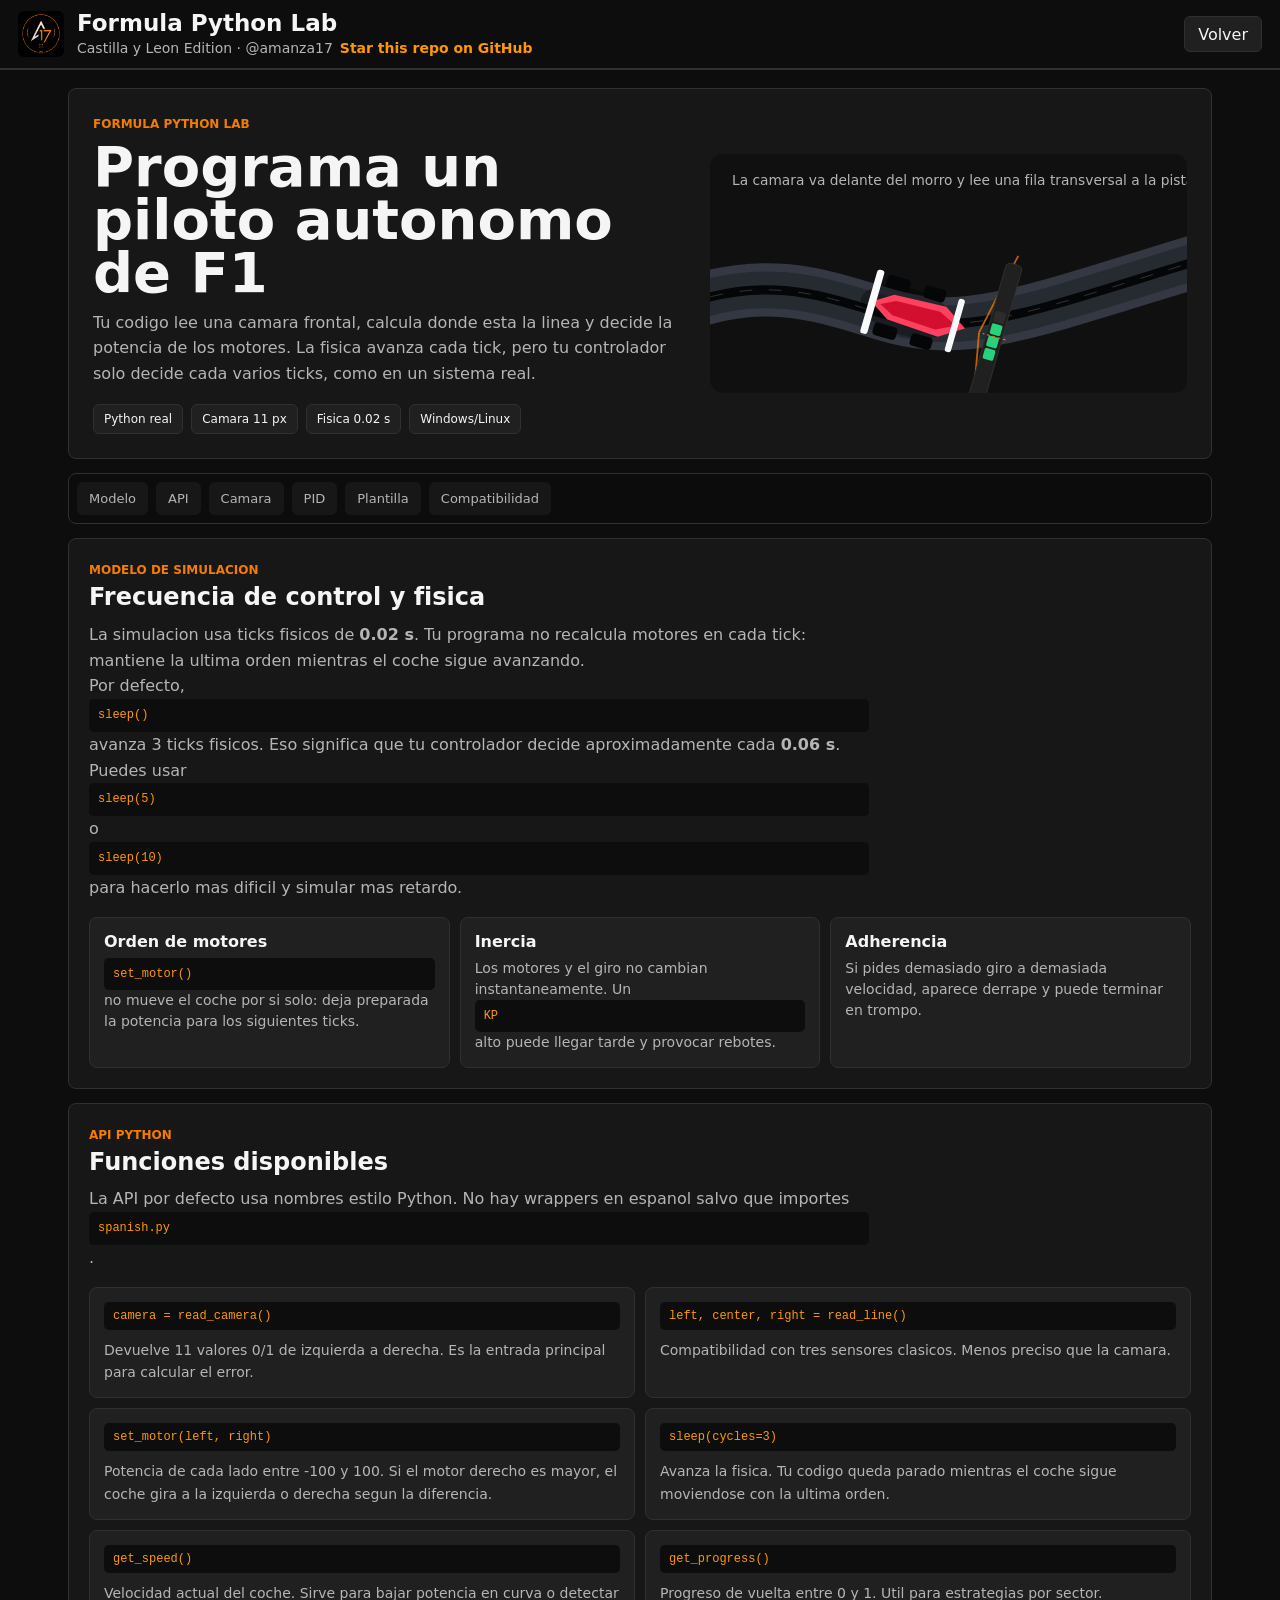
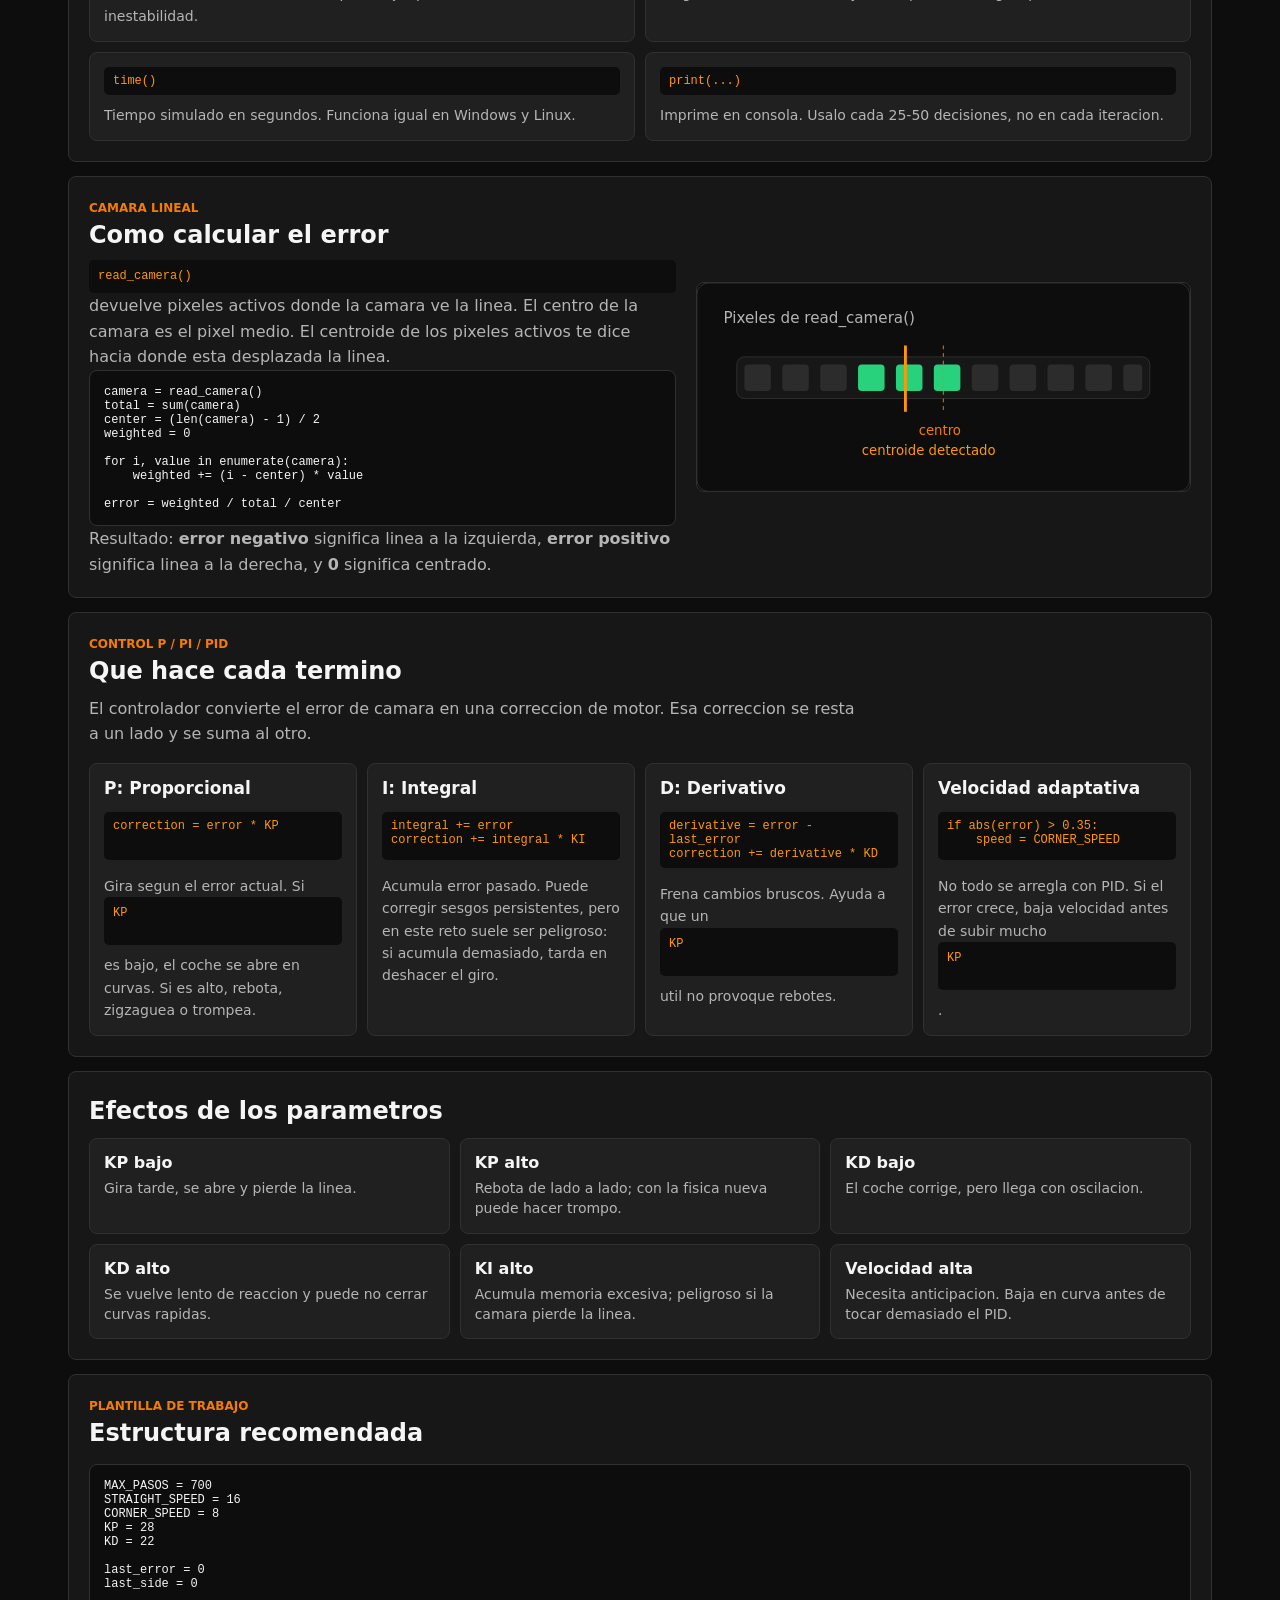
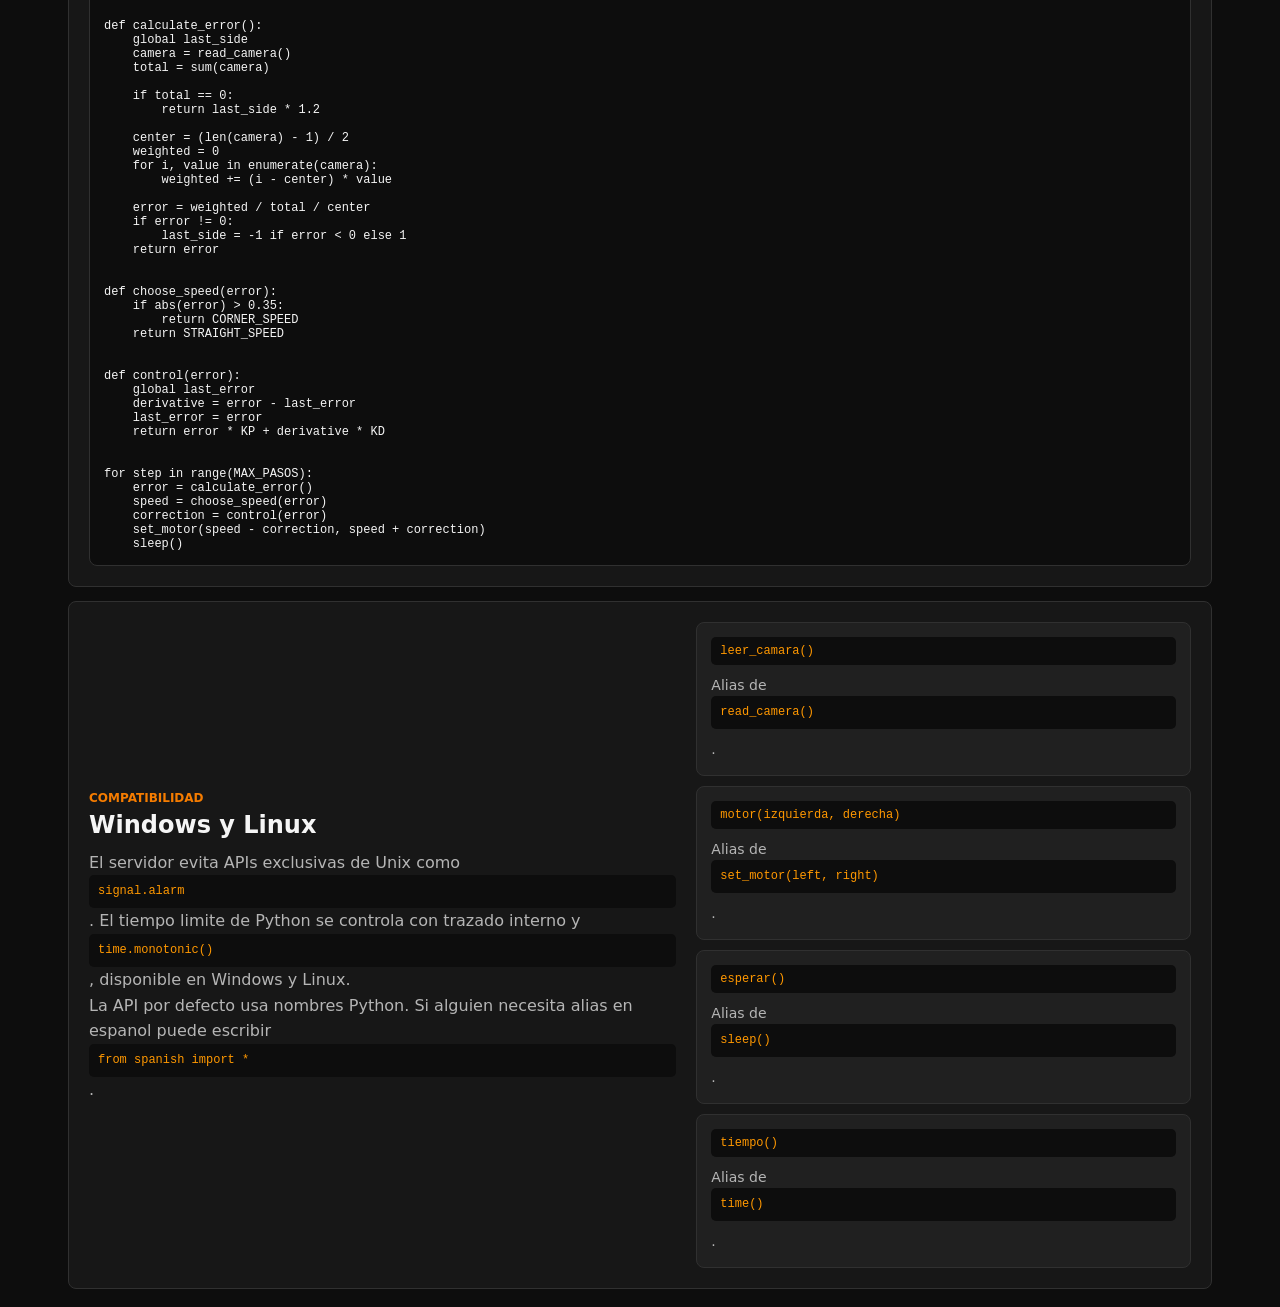
<file: docs.html>
<!doctype html>
<html lang="es">
  <head>
    <meta charset="utf-8">
    <meta name="viewport" content="width=device-width, initial-scale=1">
    <title>Docs - Formula Python Lab</title>
    <link rel="stylesheet" href="styles.css">
  </head>
  <body class="docs-page">
    <header class="topbar">
      <div class="brand">
        <img class="logo" src="logo.png" alt="Logo">
        <div>
          <h1>Formula Python Lab</h1>
          <p class="brand-meta"><span>Castilla y Leon Edition · @amanza17</span><a href="https://github.com/Amanza17/talleres_creg#" target="_blank" rel="noreferrer">Star this repo on GitHub</a></p>
        </div>
      </div>
      <div class="toolbar"><a class="doc-link" href="index.html">Volver</a></div>
    </header>

    <main class="docs-layout pro-docs">
      <section class="doc-hero">
        <div>
          <span class="eyebrow">Formula Python Lab</span>
          <h2>Programa un piloto autonomo de F1</h2>
          <p>Tu codigo lee una camara frontal, calcula donde esta la linea y decide la potencia de los motores. La fisica avanza cada tick, pero tu controlador solo decide cada varios ticks, como en un sistema real.</p>
          <div class="doc-badges">
            <span>Python real</span>
            <span>Camara 11 px</span>
            <span>Fisica 0.02 s</span>
            <span>Windows/Linux</span>
          </div>
        </div>
        <figure class="hero-visual" aria-label="Camara del coche apuntando a la linea">
          <svg viewBox="0 0 520 260" role="img">
            <rect width="520" height="260" rx="14" fill="#101010"/>
            <path d="M-30 165 C70 128 136 160 202 178 C285 200 360 168 552 110" fill="none" stroke="#343842" stroke-width="58" stroke-linecap="round"/>
            <path d="M-30 165 C70 128 136 160 202 178 C285 200 360 168 552 110" fill="none" stroke="#262b32" stroke-width="40" stroke-linecap="round"/>
            <path d="M-30 165 C70 128 136 160 202 178 C285 200 360 168 552 110" fill="none" stroke="#050608" stroke-width="10" stroke-linecap="round"/>
            <path d="M-30 165 C70 128 136 160 202 178 C285 200 360 168 552 110" fill="none" stroke="rgba(255,255,255,.2)" stroke-width="1" stroke-dasharray="14 18"/>
            <g transform="translate(222 174) rotate(106)">
              <ellipse cx="0" cy="8" rx="26" ry="52" fill="rgba(0,0,0,.35)"/>
              <path d="M0 -58 L17 -32 L14 26 L0 48 L-14 26 L-17 -32 Z" fill="#ff405f"/>
              <path d="M0 -48 L10 -27 L8 22 L0 38 L-8 22 L-10 -27 Z" fill="#d20f2f"/>
              <rect x="-34" y="-28" width="14" height="24" rx="4" fill="#050608"/>
              <rect x="20" y="-28" width="14" height="24" rx="4" fill="#050608"/>
              <rect x="-34" y="12" width="14" height="26" rx="4" fill="#050608"/>
              <rect x="20" y="12" width="14" height="26" rx="4" fill="#050608"/>
              <rect x="-30" y="-50" width="60" height="7" rx="3" fill="#f8fafc"/>
              <rect x="-36" y="43" width="72" height="8" rx="3" fill="#f8fafc"/>
              <g transform="translate(0 -74)">
                <path d="M0 0 L-92 -18" stroke="#F57C00" stroke-width="2" opacity=".75"/>
                <path d="M0 0 L92 -18" stroke="#F57C00" stroke-width="2" opacity=".75"/>
                <g transform="translate(-82 -26)">
                  <rect width="164" height="18" rx="5" fill="#202020" stroke="#303030"/>
                  <rect x="54" y="3" width="12" height="12" rx="2" fill="#2C2C2C"/>
                  <rect x="68" y="3" width="12" height="12" rx="2" fill="#28d17c"/>
                  <rect x="82" y="3" width="12" height="12" rx="2" fill="#28d17c"/>
                  <rect x="96" y="3" width="12" height="12" rx="2" fill="#28d17c"/>
                  <line x1="82" y1="-4" x2="82" y2="22" stroke="#F57C00" stroke-dasharray="3 3"/>
                </g>
              </g>
            </g>
            <text x="24" y="34" fill="#B5B5B5" font-size="15">La camara va delante del morro y lee una fila transversal a la pista</text>
          </svg>
        </figure>
      </section>

      <nav class="doc-toc">
        <a href="#modelo">Modelo</a>
        <a href="#api">API</a>
        <a href="#camara">Camara</a>
        <a href="#pid">PID</a>
        <a href="#codigo">Plantilla</a>
        <a href="#compat">Compatibilidad</a>
      </nav>

      <section id="modelo" class="doc-section">
        <div class="section-head">
          <span class="eyebrow">Modelo de simulacion</span>
          <h2>Frecuencia de control y fisica</h2>
          <p>La simulacion usa ticks fisicos de <strong>0.02 s</strong>. Tu programa no recalcula motores en cada tick: mantiene la ultima orden mientras el coche sigue avanzando.</p>
          <p>Por defecto, <code>sleep()</code> avanza 3 ticks fisicos. Eso significa que tu controlador decide aproximadamente cada <strong>0.06 s</strong>. Puedes usar <code>sleep(5)</code> o <code>sleep(10)</code> para hacerlo mas dificil y simular mas retardo.</p>
        </div>
        <div class="model-cards">
          <article><strong>Orden de motores</strong><span><code>set_motor()</code> no mueve el coche por si solo: deja preparada la potencia para los siguientes ticks.</span></article>
          <article><strong>Inercia</strong><span>Los motores y el giro no cambian instantaneamente. Un <code>KP</code> alto puede llegar tarde y provocar rebotes.</span></article>
          <article><strong>Adherencia</strong><span>Si pides demasiado giro a demasiada velocidad, aparece derrape y puede terminar en trompo.</span></article>
        </div>
      </section>

      <section id="api" class="doc-section">
        <div class="section-head">
          <span class="eyebrow">API Python</span>
          <h2>Funciones disponibles</h2>
          <p>La API por defecto usa nombres estilo Python. No hay wrappers en espanol salvo que importes <code>spanish.py</code>.</p>
        </div>
        <div class="api-cards">
          <article><code>camera = read_camera()</code><p>Devuelve 11 valores 0/1 de izquierda a derecha. Es la entrada principal para calcular el error.</p></article>
          <article><code>left, center, right = read_line()</code><p>Compatibilidad con tres sensores clasicos. Menos preciso que la camara.</p></article>
          <article><code>set_motor(left, right)</code><p>Potencia de cada lado entre -100 y 100. Si el motor derecho es mayor, el coche gira a la izquierda o derecha segun la diferencia.</p></article>
          <article><code>sleep(cycles=3)</code><p>Avanza la fisica. Tu codigo queda parado mientras el coche sigue moviendose con la ultima orden.</p></article>
          <article><code>get_speed()</code><p>Velocidad actual del coche. Sirve para bajar potencia en curva o detectar inestabilidad.</p></article>
          <article><code>get_progress()</code><p>Progreso de vuelta entre 0 y 1. Util para estrategias por sector.</p></article>
          <article><code>time()</code><p>Tiempo simulado en segundos. Funciona igual en Windows y Linux.</p></article>
          <article><code>print(...)</code><p>Imprime en consola. Usalo cada 25-50 decisiones, no en cada iteracion.</p></article>
        </div>
      </section>

      <section id="camara" class="doc-section split-section">
        <div>
          <span class="eyebrow">Camara lineal</span>
          <h2>Como calcular el error</h2>
          <p><code>read_camera()</code> devuelve pixeles activos donde la camara ve la linea. El centro de la camara es el pixel medio. El centroide de los pixeles activos te dice hacia donde esta desplazada la linea.</p>
          <pre><code>camera = read_camera()
total = sum(camera)
center = (len(camera) - 1) / 2
weighted = 0

for i, value in enumerate(camera):
    weighted += (i - center) * value

error = weighted / total / center</code></pre>
          <p>Resultado: <strong>error negativo</strong> significa linea a la izquierda, <strong>error positivo</strong> significa linea a la derecha, y <strong>0</strong> significa centrado.</p>
        </div>
        <figure class="camera-diagram">
          <svg viewBox="0 0 520 220" role="img" aria-label="Centroide de camara">
            <rect width="520" height="220" rx="12" fill="#0D0D0D" stroke="#303030"/>
            <text x="28" y="42" fill="#B5B5B5" font-size="16">Pixeles de read_camera()</text>
            <g transform="translate(42 78)">
              <rect width="436" height="44" rx="8" fill="#171717" stroke="#303030"/>
              <g>
                <rect x="8" y="8" width="28" height="28" rx="4" fill="#2C2C2C"/>
                <rect x="48" y="8" width="28" height="28" rx="4" fill="#2C2C2C"/>
                <rect x="88" y="8" width="28" height="28" rx="4" fill="#2C2C2C"/>
                <rect x="128" y="8" width="28" height="28" rx="4" fill="#28d17c"/>
                <rect x="168" y="8" width="28" height="28" rx="4" fill="#28d17c"/>
                <rect x="208" y="8" width="28" height="28" rx="4" fill="#28d17c"/>
                <rect x="248" y="8" width="28" height="28" rx="4" fill="#2C2C2C"/>
                <rect x="288" y="8" width="28" height="28" rx="4" fill="#2C2C2C"/>
                <rect x="328" y="8" width="28" height="28" rx="4" fill="#2C2C2C"/>
                <rect x="368" y="8" width="28" height="28" rx="4" fill="#2C2C2C"/>
                <rect x="408" y="8" width="20" height="28" rx="4" fill="#2C2C2C"/>
              </g>
              <line x1="218" y1="-12" x2="218" y2="58" stroke="#F57C00" stroke-dasharray="4 4"/>
              <line x1="178" y1="-12" x2="178" y2="58" stroke="#FF9800" stroke-width="3"/>
              <text x="192" y="82" fill="#F57C00" font-size="14">centro</text>
              <text x="132" y="104" fill="#FF9800" font-size="14">centroide detectado</text>
            </g>
          </svg>
        </figure>
      </section>

      <section id="pid" class="doc-section">
        <div class="section-head">
          <span class="eyebrow">Control P / PI / PID</span>
          <h2>Que hace cada termino</h2>
          <p>El controlador convierte el error de camara en una correccion de motor. Esa correccion se resta a un lado y se suma al otro.</p>
        </div>
        <div class="pid-grid">
          <article><h3>P: Proporcional</h3><code>correction = error * KP</code><p>Gira segun el error actual. Si <code>KP</code> es bajo, el coche se abre en curvas. Si es alto, rebota, zigzaguea o trompea.</p></article>
          <article><h3>I: Integral</h3><code>integral += error
correction += integral * KI</code><p>Acumula error pasado. Puede corregir sesgos persistentes, pero en este reto suele ser peligroso: si acumula demasiado, tarda en deshacer el giro.</p></article>
          <article><h3>D: Derivativo</h3><code>derivative = error - last_error
correction += derivative * KD</code><p>Frena cambios bruscos. Ayuda a que un <code>KP</code> util no provoque rebotes.</p></article>
          <article><h3>Velocidad adaptativa</h3><code>if abs(error) &gt; 0.35:
    speed = CORNER_SPEED</code><p>No todo se arregla con PID. Si el error crece, baja velocidad antes de subir mucho <code>KP</code>.</p></article>
        </div>
      </section>

      <section class="doc-section effect-section">
        <h2>Efectos de los parametros</h2>
        <div class="effect-grid">
          <div><strong>KP bajo</strong><span>Gira tarde, se abre y pierde la linea.</span></div>
          <div><strong>KP alto</strong><span>Rebota de lado a lado; con la fisica nueva puede hacer trompo.</span></div>
          <div><strong>KD bajo</strong><span>El coche corrige, pero llega con oscilacion.</span></div>
          <div><strong>KD alto</strong><span>Se vuelve lento de reaccion y puede no cerrar curvas rapidas.</span></div>
          <div><strong>KI alto</strong><span>Acumula memoria excesiva; peligroso si la camara pierde la linea.</span></div>
          <div><strong>Velocidad alta</strong><span>Necesita anticipacion. Baja en curva antes de tocar demasiado el PID.</span></div>
        </div>
      </section>

      <section id="codigo" class="doc-section">
        <div class="section-head">
          <span class="eyebrow">Plantilla de trabajo</span>
          <h2>Estructura recomendada</h2>
        </div>
        <pre><code>MAX_PASOS = 700
STRAIGHT_SPEED = 16
CORNER_SPEED = 8
KP = 28
KD = 22

last_error = 0
last_side = 0


def calculate_error():
    global last_side
    camera = read_camera()
    total = sum(camera)

    if total == 0:
        return last_side * 1.2

    center = (len(camera) - 1) / 2
    weighted = 0
    for i, value in enumerate(camera):
        weighted += (i - center) * value

    error = weighted / total / center
    if error != 0:
        last_side = -1 if error &lt; 0 else 1
    return error


def choose_speed(error):
    if abs(error) &gt; 0.35:
        return CORNER_SPEED
    return STRAIGHT_SPEED


def control(error):
    global last_error
    derivative = error - last_error
    last_error = error
    return error * KP + derivative * KD


for step in range(MAX_PASOS):
    error = calculate_error()
    speed = choose_speed(error)
    correction = control(error)
    set_motor(speed - correction, speed + correction)
    sleep()</code></pre>
      </section>

      <section id="compat" class="doc-section split-section">
        <div>
          <span class="eyebrow">Compatibilidad</span>
          <h2>Windows y Linux</h2>
          <p>El servidor evita APIs exclusivas de Unix como <code>signal.alarm</code>. El tiempo limite de Python se controla con trazado interno y <code>time.monotonic()</code>, disponible en Windows y Linux.</p>
          <p>La API por defecto usa nombres Python. Si alguien necesita alias en espanol puede escribir <code>from spanish import *</code>.</p>
        </div>
        <div class="api-cards compact">
          <article><code>leer_camara()</code><p>Alias de <code>read_camera()</code>.</p></article>
          <article><code>motor(izquierda, derecha)</code><p>Alias de <code>set_motor(left, right)</code>.</p></article>
          <article><code>esperar()</code><p>Alias de <code>sleep()</code>.</p></article>
          <article><code>tiempo()</code><p>Alias de <code>time()</code>.</p></article>
        </div>
      </section>
    </main>
  </body>
</html>
</file>
<file: styles.css>
:root {
  --bg: #0D0D0D;
  --panel: #171717;
  --panel-2: #202020;
  --panel-3: #171717;
  --line: #303030;
  --text: #F5F5F5;
  --muted: #B5B5B5;
  --subtle: #7A7A7A;
  --hover: #2C2C2C;
  --accent: #F57C00;
  --accent-hover: #FF9800;
  --green: #28d17c;
  --red: #ff4d68;
  --cyan: #42b8ff;
  --yellow: #F57C00;
}

* { box-sizing: border-box; }
body { margin: 0; min-height: 100vh; background: var(--bg); color: var(--text); font-family: Inter, ui-sans-serif, system-ui, -apple-system, BlinkMacSystemFont, "Segoe UI", sans-serif; }
button, select, textarea { font: inherit; }

.topbar { height: 70px; display: flex; align-items: center; justify-content: space-between; padding: 10px 18px; background: var(--bg); color: var(--text); border-bottom: 2px solid var(--line); }
.brand { display: flex; align-items: center; gap: 13px; min-width: 0; }
.logo { width: 46px; height: 46px; object-fit: contain; border-radius: 6px; background: transparent; }
h1, p { margin: 0; } h1 { font-size: 23px; line-height: 1; } .brand p { margin-top: 5px; color: var(--muted); font-size: 14px; }
.brand-meta { display: flex; flex-wrap: wrap; gap: 7px; align-items: center; }
.brand-meta span { color: var(--muted); }
.brand-meta a { color: var(--accent-hover); text-decoration: none; font-weight: 700; }
.brand-meta a:hover { color: var(--accent); text-decoration: underline; }
.toolbar { display: flex; gap: 9px; align-items: center; }
button, select { min-height: 36px; border: 1px solid var(--line); border-radius: 6px; padding: 0 13px; background: var(--panel-2); color: var(--text); cursor: pointer; }
button:hover, select:hover { background: var(--hover); border-color: var(--accent); } .icon-btn { width: 40px; padding: 0; font-size: 21px; }

.app-shell { height: calc(100vh - 70px); display: grid; grid-template-columns: 270px minmax(420px, .95fr) minmax(480px, 1.05fr); gap: 6px; padding: 6px; background: var(--bg); }
.leftbar, .editor-panel, .sim-panel { min-height: 0; background: var(--panel); border-radius: 8px; overflow: hidden; border: 1px solid rgba(0,0,0,.45); }
.leftbar { display: flex; flex-direction: column; gap: 6px; background: transparent; border: 0; }
.block { background: var(--panel); border-radius: 8px; border: 1px solid rgba(0,0,0,.45); padding: 13px; overflow: hidden; }
.block-title { margin-bottom: 10px; color: var(--muted); font-size: 12px; text-transform: uppercase; }
.track-list { display: grid; gap: 7px; }
.track-btn { width: 100%; display: grid; grid-template-columns: 34px 1fr auto; align-items: center; gap: 8px; min-height: 46px; padding: 7px; text-align: left; background: var(--panel-2); border: 1px solid transparent; }
.track-btn.active { border-color: var(--accent-hover); color: var(--accent-hover); }
.track-btn span { display: grid; place-items: center; height: 30px; border-radius: 5px; background: #0e131c; color: var(--accent); font-weight: 800; }
.track-btn small { color: var(--muted); white-space: nowrap; }
.docs { display: grid; gap: 7px; }
.file-controls { display: grid; gap: 7px; }
.file-controls select, .file-controls input { width: 100%; min-height: 34px; border: 1px solid var(--line); border-radius: 6px; padding: 0 9px; background: var(--bg); color: var(--text); }
.file-controls input:focus { outline: 1px solid var(--accent); border-color: var(--accent); }
.file-buttons { display: grid; grid-template-columns: 1fr 1fr; gap: 7px; }
.file-buttons button { min-height: 34px; padding: 0 8px; }
.file-list { margin-top: 9px; display: grid; gap: 5px; max-height: 150px; overflow: auto; padding-right: 2px; }
.file-list button { width: 100%; min-height: 30px; display: flex; align-items: center; justify-content: space-between; gap: 8px; padding: 0 8px; text-align: left; font-family: "JetBrains Mono", Consolas, monospace; font-size: 12px; color: var(--muted); background: var(--panel-2); }
.file-list button:hover, .file-list button.active { color: var(--text); border-color: var(--accent); background: var(--hover); }
.file-list .empty { padding: 8px; border: 1px dashed var(--line); border-radius: 6px; color: var(--subtle); font-size: 12px; }
code { display: block; padding: 7px 9px; border-radius: 5px; background: var(--bg); color: var(--accent-hover); font-family: "JetBrains Mono", Consolas, monospace; font-size: 12px; white-space: nowrap; }
.meta-grid { display: grid; grid-template-columns: 74px 1fr; gap: 8px 10px; font-size: 13px; color: var(--muted); }
.meta-grid strong { color: var(--text); line-height: 1.25; }

.editor-panel, .sim-panel { display: flex; flex-direction: column; }
.panel-head { min-height: 58px; display: flex; align-items: center; justify-content: space-between; gap: 12px; padding: 10px 14px; background: var(--panel-2); border-bottom: 1px solid var(--line); }
.label { display: block; margin-bottom: 3px; color: var(--muted); font-size: 11px; text-transform: uppercase; }
.editor-wrap { flex: 1; min-height: 0; display: grid; grid-template-columns: 52px 1fr; background: var(--bg); }
#lineNumbers, #codeEditor, #codeHighlight, #consoleOutput { margin: 0; font-family: "JetBrains Mono", Consolas, monospace; font-size: 14px; line-height: 1.56; }
#lineNumbers { padding: 13px 9px; overflow: hidden; text-align: right; color: var(--subtle); border-right: 1px solid var(--line); user-select: none; }
.code-layer { position: relative; min-width: 0; min-height: 0; background: var(--bg); }
#codeEditor, #codeHighlight { position: absolute; inset: 0; width: 100%; height: 100%; padding: 13px 15px; border: 0; overflow: auto; tab-size: 4; white-space: pre; }
#codeEditor { resize: none; outline: 0; background: transparent; color: transparent; caret-color: var(--text); -webkit-text-fill-color: transparent; }
#codeEditor::selection { background: rgba(245,124,0,.32); -webkit-text-fill-color: transparent; }
#codeHighlight { pointer-events: none; color: var(--text); }
.tok-keyword { color: #C586C0; }
.tok-builtin { color: #DCDCAA; }
.tok-api { color: #4FC1FF; }
.tok-string { color: #CE9178; }
.tok-number { color: #B5CEA8; }
.tok-comment { color: #6A9955; font-style: italic; }
.tok-defname { color: #DCDCAA; }
.console { height: 160px; background: var(--bg); border-top: 1px solid var(--line); }
.console-title { padding: 8px 12px; color: var(--muted); border-bottom: 1px solid var(--line); font-size: 13px; }
#consoleOutput { height: 118px; overflow: auto; padding: 10px 12px; color: var(--text); white-space: pre-wrap; }

.stats { display: flex; gap: 7px; }
.stats span { min-width: 94px; padding: 6px 9px; border-radius: 6px; background: var(--panel); text-align: center; font-variant-numeric: tabular-nums; }
.stats small { display: block; margin-bottom: 2px; color: var(--subtle); font-size: 10px; text-transform: uppercase; }
.stats strong { display: block; color: var(--yellow); font-size: 15px; line-height: 1.1; }
#gameCanvas { width: 100%; flex: 1; min-height: 0; background: var(--bg); }
.telemetry { min-height: 96px; display: grid; grid-template-columns: 138px minmax(220px, 1fr) 86px minmax(160px, .8fr); gap: 14px; align-items: center; padding: 10px 14px; background: var(--panel-3); border-top: 1px solid var(--line); }
.speedometer { --needle: -125deg; position: relative; width: 118px; height: 66px; display: grid; justify-items: center; align-content: end; padding-bottom: 2px; font-variant-numeric: tabular-nums; }
.dial { position: absolute; left: 8px; right: 8px; top: 2px; height: 56px; border-radius: 90px 90px 10px 10px; background: conic-gradient(from 235deg at 50% 92%, var(--green) 0deg 62deg, var(--yellow) 62deg 108deg, var(--red) 108deg 250deg, transparent 250deg); overflow: hidden; border: 1px solid var(--line); }
.dial::after { content: ""; position: absolute; inset: 8px 10px -15px; border-radius: 80px 80px 8px 8px; background: var(--panel-3); border: 1px solid rgba(255,255,255,.06); }
.dial i { position: absolute; left: 50%; bottom: 7px; width: 3px; height: 38px; border-radius: 3px; background: var(--accent-hover); transform-origin: 50% 100%; transform: translateX(-50%) rotate(var(--needle)); z-index: 2; box-shadow: 0 0 10px rgba(245,124,0,.45); }
.dial b { position: absolute; left: 50%; bottom: 3px; width: 12px; height: 12px; border-radius: 50%; background: var(--text); transform: translateX(-50%); z-index: 3; border: 3px solid var(--accent); }
.speedometer strong { position: relative; z-index: 4; color: var(--text); font-size: 20px; line-height: 1; }
.speedometer span { position: relative; z-index: 4; color: var(--muted); font-size: 10px; text-transform: uppercase; }
.camera-panel { min-width: 0; }
.camera-strip { position: relative; display: grid; grid-template-columns: repeat(11, minmax(8px, 1fr)); gap: 3px; padding: 10px 8px 8px; border-radius: 7px; background: var(--bg); border: 1px solid var(--line); }
.camera-strip::before { content: ""; position: absolute; top: 5px; bottom: 5px; left: 50%; border-left: 1px dashed var(--accent); opacity: .75; }
.camera-strip i { height: 24px; border-radius: 3px; background: #3a3a3a; border: 1px solid #4a4a4a; }
.camera-strip i.on { background: var(--green); border-color: #8ef5bf; box-shadow: 0 0 9px rgba(40,209,124,.55); }
.camera-strip i.centroid { outline: 2px solid var(--accent-hover); outline-offset: 2px; }
.camera-readout { margin-top: 5px; display: flex; justify-content: space-between; gap: 10px; color: var(--subtle); font-size: 11px; }
.camera-readout strong { color: var(--text); font-variant-numeric: tabular-nums; }
#errorText { color: var(--cyan); font-variant-numeric: tabular-nums; }
.message { color: var(--muted); line-height: 1.35; } .message.win { color: var(--green); } .message.error { color: var(--red); }

@media (max-width: 1180px) { .app-shell { height: auto; min-height: calc(100vh - 70px); grid-template-columns: 1fr; } .leftbar { display: grid; grid-template-columns: repeat(3, 1fr); } .sim-panel { min-height: 560px; } }
@media (max-width: 760px) { .topbar, .panel-head, .telemetry { height: auto; align-items: stretch; flex-direction: column; grid-template-columns: 1fr; } .leftbar { grid-template-columns: 1fr; } .toolbar, .stats { width: 100%; } .toolbar button, .stats span { flex: 1; } .speedometer { justify-self: center; } }

.doc-link {
  min-height: 36px;
  display: inline-flex;
  align-items: center;
  justify-content: center;
  border-radius: 6px;
  padding: 0 13px;
  background: var(--panel-2);
  border: 1px solid var(--line);
  color: var(--text);
  text-decoration: none;
}
.doc-link:hover { background: var(--hover); border-color: var(--accent); }

.docs-page { background: var(--bg); }
.docs-layout {
  max-width: 1180px;
  margin: 0 auto;
  padding: 18px;
  display: grid;
  gap: 14px;
}
.pro-docs code { white-space: normal; }
.doc-hero {
  display: grid;
  grid-template-columns: minmax(0, 1fr) minmax(360px, .8fr);
  gap: 20px;
  align-items: center;
  min-height: 300px;
  padding: 24px;
  border: 1px solid var(--line);
  border-radius: 8px;
  background: var(--panel);
}
.doc-hero h2 { margin: 8px 0 10px; font-size: clamp(32px, 5vw, 56px); line-height: .95; letter-spacing: 0; }
.doc-hero p { max-width: 680px; color: var(--muted); line-height: 1.6; font-size: 16px; }
.eyebrow { display: inline-flex; color: var(--accent); font-size: 12px; font-weight: 800; letter-spacing: 0; text-transform: uppercase; }
.doc-badges { display: flex; flex-wrap: wrap; gap: 8px; margin-top: 18px; }
.doc-badges span { padding: 7px 10px; border: 1px solid var(--line); border-radius: 6px; background: var(--panel-2); color: var(--text); font-size: 12px; }
.hero-visual { margin: 0; min-width: 0; }
.hero-visual svg, .camera-diagram svg { display: block; width: 100%; height: auto; }
.doc-toc { position: sticky; top: 0; z-index: 5; display: flex; gap: 8px; overflow: auto; padding: 8px; border: 1px solid var(--line); border-radius: 8px; background: rgba(13,13,13,.94); backdrop-filter: blur(10px); }
.doc-toc a { flex: 0 0 auto; padding: 8px 11px; border-radius: 6px; color: var(--muted); text-decoration: none; background: var(--panel); border: 1px solid transparent; font-size: 13px; }
.doc-toc a:hover { color: var(--text); border-color: var(--accent); background: var(--hover); }
.doc-section {
  background: var(--panel);
  border: 1px solid var(--line);
  border-radius: 8px;
  padding: 20px;
}
.doc-section h2 { margin: 6px 0 10px; font-size: 24px; line-height: 1.15; }
.doc-section h3 { margin: 0 0 8px; font-size: 17px; }
.doc-section p, .doc-section li { color: var(--muted); line-height: 1.6; }
.section-head { max-width: 780px; margin-bottom: 16px; }
.split-section { display: grid; grid-template-columns: minmax(0, .95fr) minmax(340px, .8fr); gap: 20px; align-items: center; }
.camera-diagram { margin: 0; border-radius: 8px; overflow: hidden; border: 1px solid var(--line); background: var(--bg); }
.model-cards { display: grid; grid-template-columns: repeat(3, minmax(0, 1fr)); gap: 10px; margin-top: 14px; }
.model-cards article { padding: 14px; border-radius: 8px; background: var(--panel-2); border: 1px solid var(--line); }
.model-cards strong { display: block; margin-bottom: 7px; color: var(--text); }
.model-cards span { display: block; color: var(--muted); line-height: 1.5; font-size: 14px; }
.api-cards { display: grid; grid-template-columns: repeat(2, minmax(0, 1fr)); gap: 10px; }
.api-cards article, .pid-grid article, .effect-grid div {
  border: 1px solid var(--line);
  border-radius: 8px;
  padding: 14px;
  background: var(--panel-2);
}
.api-cards article:hover, .pid-grid article:hover, .effect-grid div:hover { background: var(--hover); border-color: #3b3b3b; }
.api-cards code, .pid-grid code { margin-bottom: 9px; background: var(--bg); color: var(--accent-hover); }
.api-cards p, .pid-grid p { margin: 0; font-size: 14px; }
.api-cards.compact { grid-template-columns: 1fr; }
.pid-grid { display: grid; grid-template-columns: repeat(4, minmax(0, 1fr)); gap: 10px; }
.pid-grid article { display: flex; flex-direction: column; gap: 6px; }
.pid-grid code { min-height: 48px; white-space: pre-wrap; }
.effect-grid { display: grid; grid-template-columns: repeat(3, minmax(0, 1fr)); gap: 10px; margin-top: 12px; }
.effect-grid strong { display: block; margin-bottom: 6px; color: var(--text); }
.effect-grid span { color: var(--muted); line-height: 1.45; font-size: 14px; }
.doc-section pre {
  overflow: auto;
  margin: 0;
  padding: 14px;
  border-radius: 8px;
  background: var(--bg);
  border: 1px solid var(--line);
}
.doc-section pre code { padding: 0; background: transparent; white-space: pre; color: var(--text); }
@media (max-width: 980px) {
  .doc-hero, .split-section { grid-template-columns: 1fr; }
  .pid-grid, .effect-grid, .api-cards, .model-cards { grid-template-columns: 1fr; }
}
@media (max-width: 760px) {
  .docs-layout { padding: 10px; }
  .doc-hero, .doc-section { padding: 14px; }
  .doc-hero h2 { font-size: 34px; }
}

.track-list {
  max-height: 360px;
  overflow: auto;
  padding-right: 2px;
}
.track-btn {
  min-height: 40px;
  grid-template-columns: 32px 1fr;
}
.track-btn small {
  grid-column: 2;
  margin-top: -4px;
  font-size: 11px;
}
.track-btn strong {
  min-width: 0;
  overflow: hidden;
  text-overflow: ellipsis;
  white-space: nowrap;
}

.track-btn:hover { background: var(--hover); }
.track-btn.active { border-color: var(--accent); color: var(--text); box-shadow: inset 3px 0 0 var(--accent); }
.track-btn.active span { color: var(--text); background: var(--accent); }
#runBtn { background: var(--accent); border-color: var(--accent); color: #0D0D0D; font-weight: 700; }
#runBtn:hover { background: var(--accent-hover); border-color: var(--accent-hover); }
</file>
